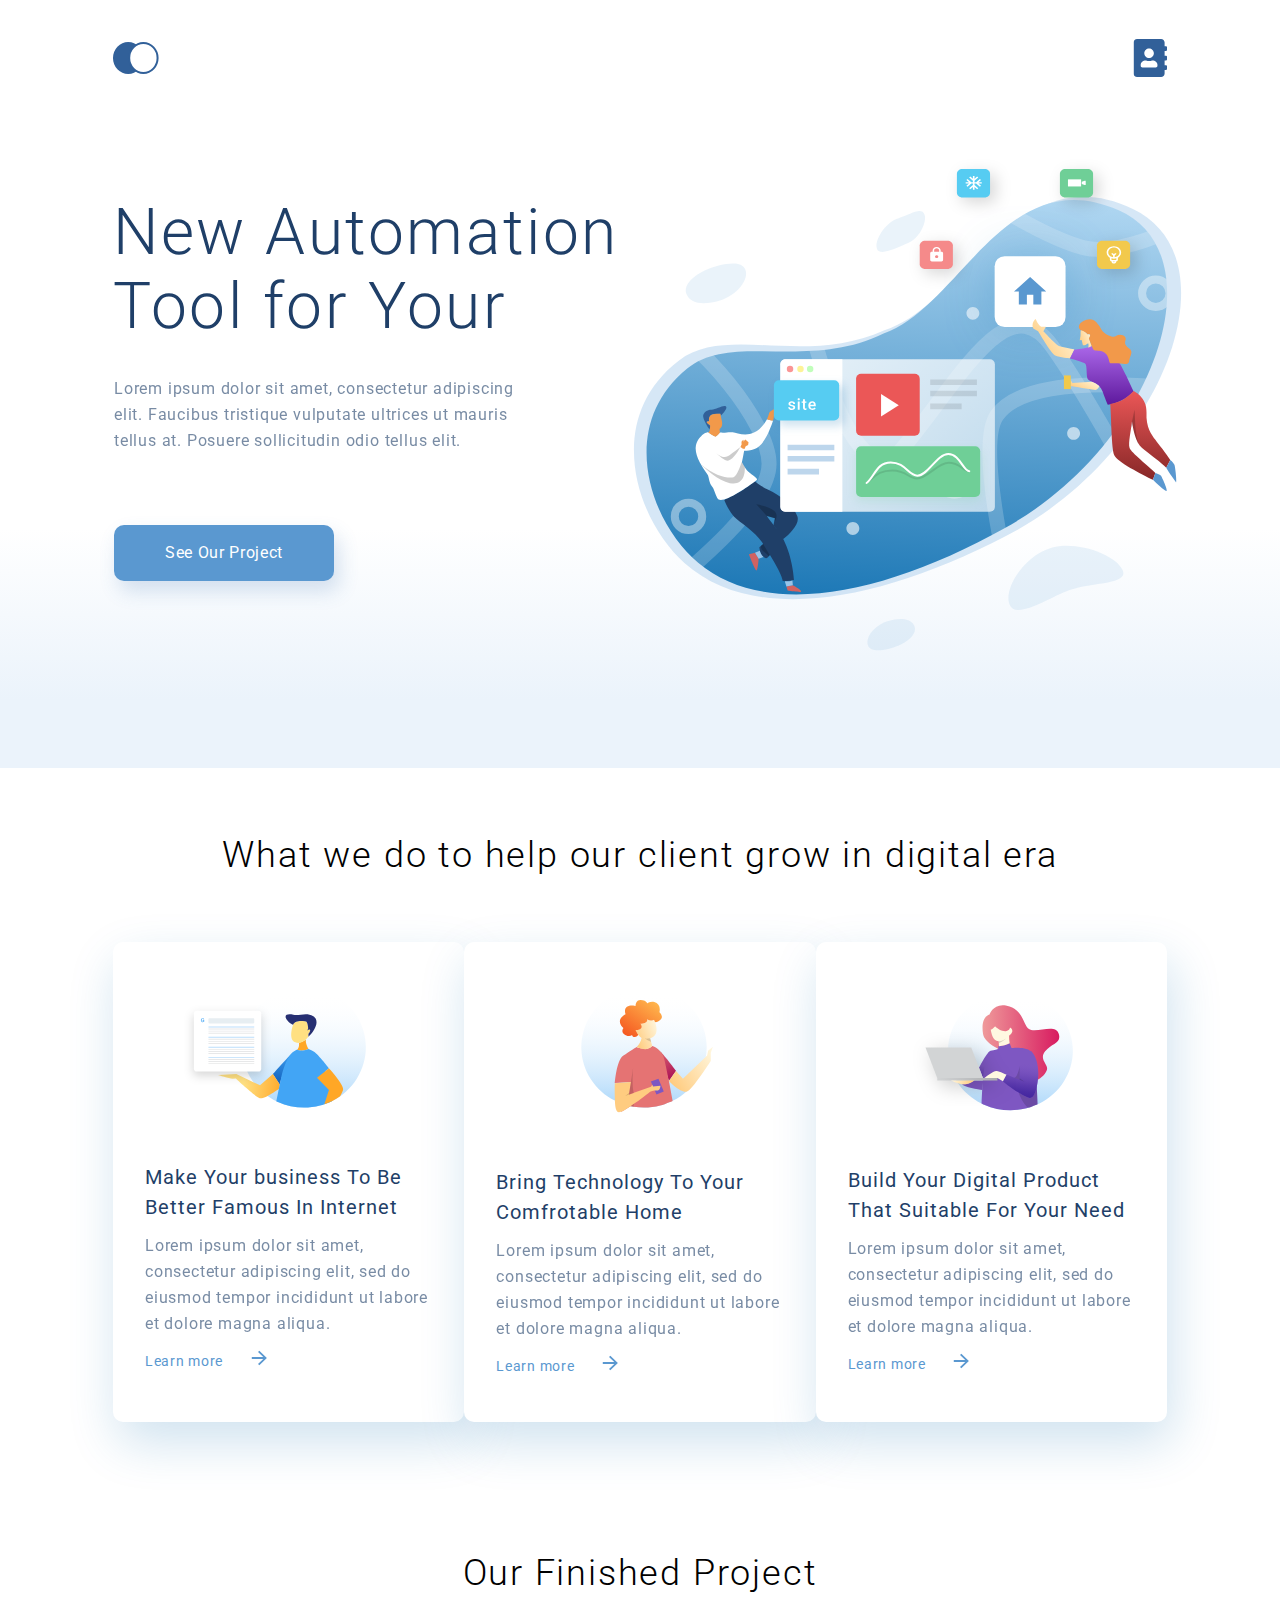
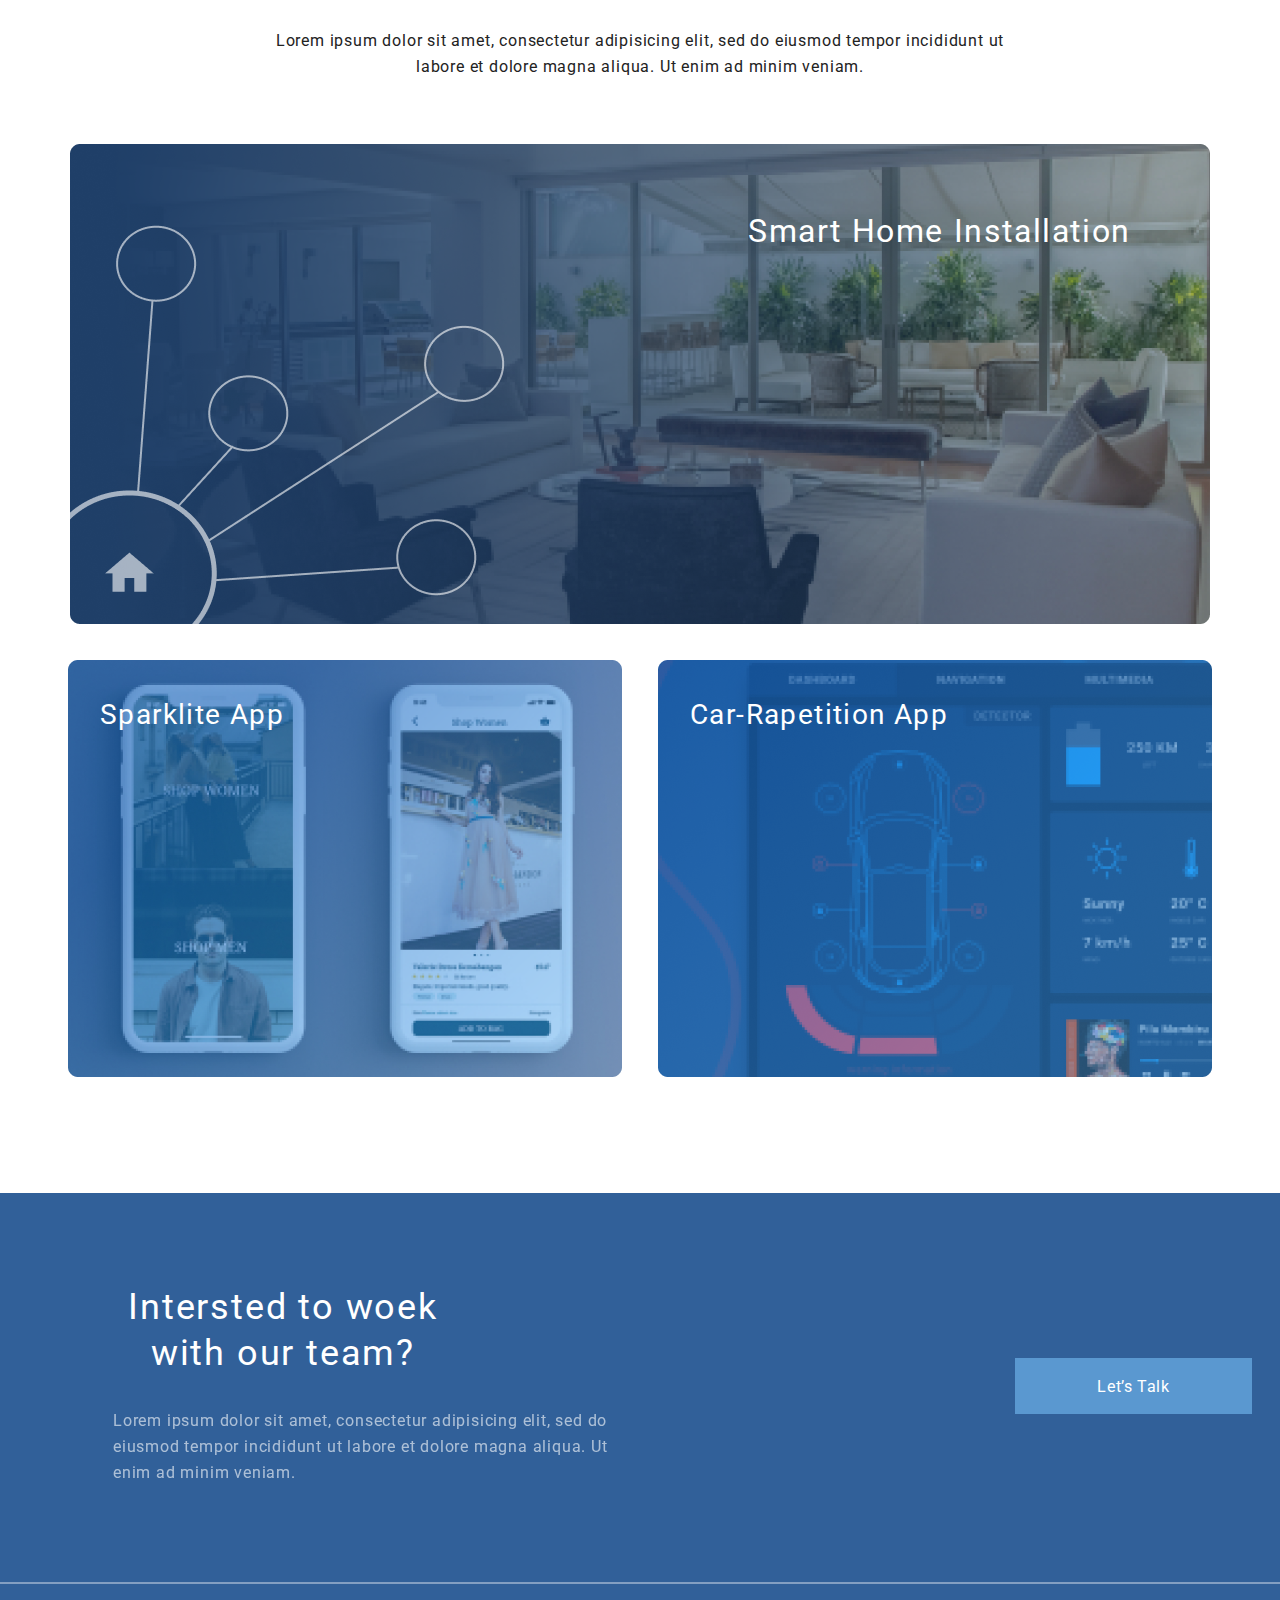
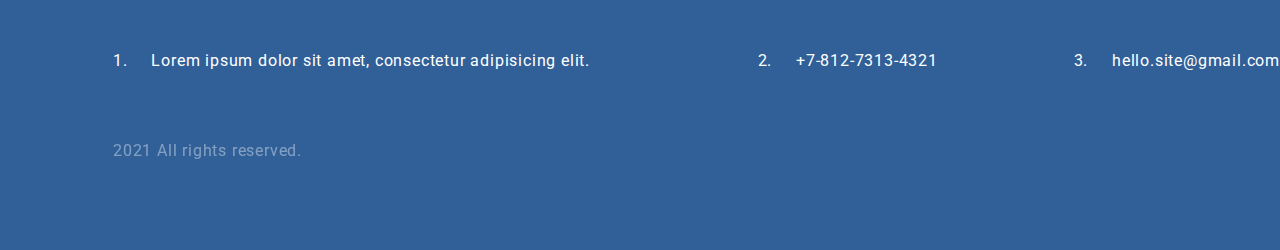
<file: index.html>
<!DOCTYPE html>
<html lang="en">

<head>
	<meta charset="UTF-8">
	<meta http-equiv="X-UA-Compatible" content="IE=edge">
	<meta name="viewport" content="width=device-width, initial-scale=1.0">
	<title>study-project</title>
	<link rel="stylesheet" href="style.css">
	<link rel="preconnect" href="https://fonts.googleapis.com">
	<link rel="preconnect" href="https://fonts.gstatic.com" crossorigin>
	<link href="https://fonts.googleapis.com/css2?family=Roboto:wght@300;400;500&display=swap" rel="stylesheet">
</head>


<div class="container">
	<div class="main_page_bg">
		<div class="main_page">
			<header>
				<ul class="menu">
					<li><a class="main_button" href="index.html"><img src="img/main.svg" alt="Главная"></a></li>
					<li><a class="contacts_button" href="contacts.html"><img src="img/contacts.svg" alt="Контакты"></a>
					</li>
				</ul>
			</header>

			<body>
				<div class="main_title">
					<h1 class="title">New Automation Tool for Your</h1>
					<p class="text_under">Lorem ipsum dolor sit amet, consectetur adipiscing elit. Faucibus tristique
						vulputate
						ultrices ut mauris tellus at.
						Posuere sollicitudin odio tellus elit.</p>
					<a class="button_project" href="#">See Our Project</a>
				</div>
		</div>
	</div>
	<h3 class="title_wwd">What we do to help our client grow in digital era</h3>
	<div class="title_DigitalEra container">
		<div class="card">
			<img class="buisiness_img" src="img/business.svg" alt="img">
			<h4 class="title_card">Make Your business To Be Better Famous In Internet</h4>
			<p class="text_card">Lorem ipsum dolor sit amet, consectetur adipiscing elit, sed do eiusmod tempor
				incididunt ut
				labore et dolore magna
				aliqua.</p>
			<a class="button_lernMore" href="#">Learn more <img style="margin-left: 24px" src="img/arrow.svg"
					alt="arrow"></a>
		</div>
		<div class="card">
			<img class="technology_img" src="img/technology.svg" alt="img">
			<h4 class="title_card">Bring Technology To Your Comfrotable Home</h4>
			<p class="text_card">Lorem ipsum dolor sit amet, consectetur adipiscing elit, sed do eiusmod tempor
				incididunt ut
				labore et dolore magna
				aliqua.</p>
			<a class="button_lernMore" href="#">Learn more <img style="margin-left: 24px" src="img/arrow.svg"
					alt="arrow"></a>
		</div>
		<div class="card">
			<img class="digital_img" src="img/digital.svg" alt="img">
			<h4 class="title_card">Build Your Digital Product That Suitable For Your Need</h4>
			<p class="text_card">Lorem ipsum dolor sit amet, consectetur adipiscing elit, sed do eiusmod tempor
				incididunt ut
				labore et dolore magna
				aliqua.</p>
			<a class="button_lernMore" href="#">Learn more <img style="margin-left: 24px" src="img/arrow.svg"
					alt="arrow"></a>
		</div>
	</div>
	<div class="Project">
		<h3 class="title_Project">Our Finished Project</h3>
		<p class="text_Project">Lorem ipsum dolor sit amet, consectetur adipisicing elit, sed do eiusmod tempor
			incididunt
			ut labore
			et dolore magna
			aliqua. Ut enim ad minim veniam.</p>
	</div>
	<div class="Project_img">
		<div style="margin-top: 64px; position: relative;" width="1140" height="480">
			<a class="SmartHomeInstallation" href="#">Smart Home Installation</a>
			<img src="img/SmartHomeInstallation.png" width="1140" height="480" alt="SmartHomeInstallation">
		</div>
		<div style="margin-top: 32px;">
			<a class="SparkliteApp" href="#">Sparklite App</a>
			<img src="img/SparkliteApp.png" width="554" height="417" alt="SparkliteApp">
			<a class="CarRapetitionApp" href="#">Car-Rapetition App</a>
			<img src="img/CarRapetitionApp.png" style="margin-left: 32px;" width="554" height="417"
				alt="Car-Rapetition App">
		</div>
	</div>
	</body>

	<footer>
		<div class="container">
			<div style="display: flex;">
				<div class="info">
					<h3 class="footer_title_h3">Intersted to woek with our team?</h3>
					<p class="footer_text">Lorem ipsum dolor sit amet, consectetur adipisicing elit, sed do eiusmod
						tempor
						incididunt ut labore et dolore magna
						aliqua. Ut enim ad minim veniam.</p>
				</div>
				<a class="footer_button" href="#">Let’s Talk</a>
			</div>
			<hr style="opacity: 0.4; border: 1px solid #FFFFFF; margin-top: 96px;">
			<ul class="contacts">
				<li style="margin-left: 113px;"> <span style="margin-right: 19px;">1.</span> <span
						style="width: 317px;">Lorem ipsum
						dolor sit amet,
						consectetur adipisicing
						elit.</span></li>
				<li style="margin-left: 32px;"> <span style="margin-right: 19px;">2.</span> +7-812-7313-4321</li>
				<li> <span style="margin-right: 19px;">3.</span> hello.site@gmail.com</li>
			</ul>
			<p class="footer_reserved">2021 All rights reserved.</p>
		</div>
	</footer>
</div>

</html>
</file>
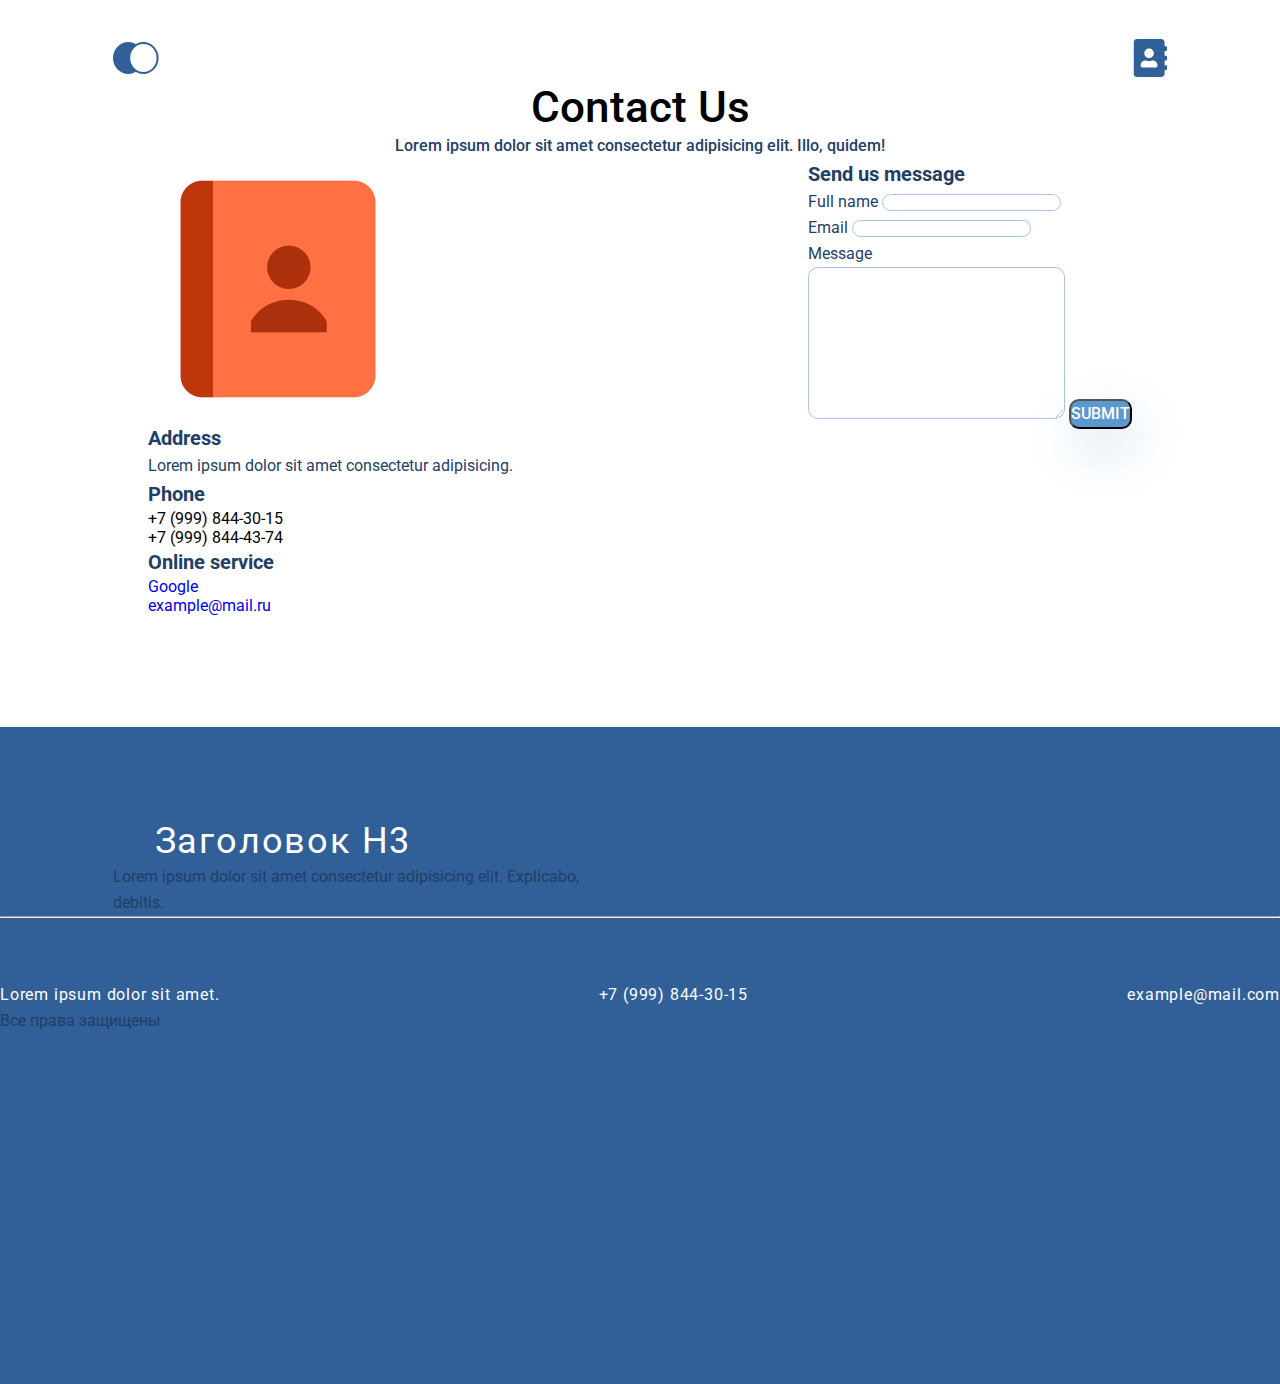
<file: contacts.html>
<!DOCTYPE html>
<html lang="en">

<head>
	<meta charset="UTF-8">
	<meta http-equiv="X-UA-Compatible" content="IE=edge">
	<meta name="viewport" content="width=device-width, initial-scale=1.0">
	<title>study-project</title>
	<link rel="stylesheet" href="style.css">
	<link rel="preconnect" href="https://fonts.googleapis.com">
	<link rel="preconnect" href="https://fonts.gstatic.com" crossorigin>
	<link href="https://fonts.googleapis.com/css2?family=Roboto:wght@300;400;500&display=swap" rel="stylesheet">
</head>

<div class="container">
	<header>
		<ul class="menu">
			<li><a class="main_button" href="index.html"><img src="img/main.svg" alt="Главная"></a></li>
			<li><a class="contacts_button" href="contacts.html"><img src="img/contacts.svg" alt="Контакты"></a></li>
		</ul>
	</header>

	<body>
		<div class="title_contacts">
			<h2 class="title_contacts">Contact Us</h2>
			<p class="text">Lorem ipsum dolor sit amet consectetur adipisicing elit. Illo, quidem!</p>
		</div>
		<div class="contactUs">
			<div class="support_contacts">
				<img src="img/contacts.png" alt="contacts">
				<h4 class="title_h4">Address</h4>
				<p class="text">Lorem ipsum dolor sit amet consectetur adipisicing.</p>
				<h4 class="title_h4">Phone</h4>
				<ul>
					<li>+7 (999) 844-30-15</li>
					<li>+7 (999) 844-43-74</li>
				</ul>
				<h4 class="title_h4">Online service</h4>
				<ul>
					<li> <a href="https://www.google.com/?client=safari">Google</a></li>
					<li> <a href="mailto:example@mail.ru">example@mail.ru</a> </li>
				</ul>
			</div>
			<div class="feedback">
				<h4 class="title_h4">Send us message</h4>
				<p class="text">
					Full name
					<input class="support" type="text">
				</p>
				<p class="text">
					Email
					<input class="support" type="email">
				</p>
				<p class="text">Message</p>
				<textarea class="support" name="message" id="#" cols="30" rows="10"></textarea>
				<button class="button_form">Submit</button>
			</div>
		</div>
		<div class="map">
			<script type="text/javascript" charset="utf-8" async
				src="https://api-maps.yandex.ru/services/constructor/1.0/js/?um=constructor%3Aa4bba748f22b028dce3864875fb11d9317ca3b72a164088b08c27ce8c58ecb2b&amp;width=100%&amp;height=400&amp;lang=ru_RU&amp;scroll=true"></script>
		</div>
	</body>

	<footer>
		<div class="container">
			<div class="info">
				<h3 class="footer_title_h3">Заголовок H3</h3>
				<p class="text">Lorem ipsum dolor sit amet consectetur adipisicing elit. Explicabo, debitis.</p>
			</div>
			<hr>
			<ul class="contacts">
				<li>Lorem ipsum dolor sit amet.</li>
				<li>+7 (999) 844-30-15</li>
				<li>example@mail.com</li>
			</ul>
			<p class="text">Все права защищены</p>
		</div>
	</footer>
</div>

</html>
</file>
<file: style.css>
* {
	margin: 0;
	padding: 0;
	font-family: Roboto, sans-serif;
	font-style: normal;
	list-style-type: none;
	text-decoration: none;
}

.container {
	width: auto; 
	margin: 0 auto; 
}

.main_page_bg {
	background: linear-gradient(0deg, #EBF3FB 8.84%, rgba(152, 195, 232, 0) 31.12%);
}

.main_page {
	height: 768px;
	background-image: url(img/main_img.svg);
	background-position: top 158.84px left 630.15px;
	background-repeat: no-repeat;
}

.menu {
	display: flex;
	justify-content: space-between;
}

.main_button {
	display: block;
	margin-top: 42px;
	margin-left: 113px;
}

.contacts_button {
	display: block;
	margin-top: 39px;
	margin-right: 113px;
}

.title {
	width: 510px;
	font-size: 64px; 
	color: #1F3F68;
	font-weight: 300;
	line-height: 74px;
	letter-spacing: 0.04em;
	margin-top: 115px;
	margin-left: 113px;
}

.text_under {
	width: 425px;
	font-weight: normal;
	font-size: 16px;
	line-height: 26px;
	letter-spacing: 0.05em;
	color: #1F3F68;
	opacity: 0.6;
	margin-top: 32px;
	margin-left: 114px;
}

.button_project {
	display: flex;
	width: 220px;
	height: 56px;
	background: #5A98D0;
	box-shadow: 5px 10px 20px rgba(53, 110, 173, 0.2);
	border-radius: 10px;
	font-weight: normal;
	font-size: 16px;
	line-height: 26px;
	text-align: center;
	letter-spacing: 0.04em;
	color: #FFFFFF;
	justify-content: center;
	align-items: center;
	margin-top: 71px;
	margin-left: 114px;
}

.title_wwd {
	font-weight: 300;
	font-size: 36px;
	line-height: 46px;
	text-align: center;
	letter-spacing: 0.05em;
	color: #000000;
	margin-top: 64px;
}

.title_DigitalEra {
	margin: 64px 113px;
	display: flex;
	justify-content: space-between;
}

.card {
	width: 359px;
	height: 480px;
	background: #FFFFFF;
	box-shadow: 5px 20px 50px rgba(16, 112, 177, 0.2);
	border-radius: 10px;
}

.buisiness_img {
	margin-top: 43.9px;
	margin-left: 69.91px;
}

.technology_img {
	margin-top: 43.61px;
	margin-left: 116.33px;
}

.digital_img {
	margin-top: 48.52px;
	margin-left: 94.47px;
}

.title_card {
	width: 295px;
	height: 56px;
	margin-top: 50px;
	margin-left: 32px;
	font-weight: normal;
	font-size: 20px;
	line-height: 30px;
	letter-spacing: 0.05em;
	color: #1F3F68;
	text-align: start;

}

.text_card {
	width: 295px;
	height: 95px;
	margin-top: 15px;
	margin-left: 32px;
	font-weight: normal;
	font-size: 16px;
	line-height: 26px;
	letter-spacing: 0.05em;
	color: #1F3F68;
	opacity: 0.6;
}

.button_lernMore {
	display: block;
	margin-top: 18px;
	margin-left: 32px;
	font-weight: normal;
	font-size: 14px;
	line-height: 30px;
	letter-spacing: 0.05em;
	color: #5A98D0;
}

.text { 
	font-size: 16px; 
	line-height: 26px;
	color: #1F3F68;
}

.title_contacts {
	font-weight: 500; 
	font-size: 44px;
	text-align: center;
}

.Project {
	align-items: center;
    display: flex;
    flex-direction: column;
}

.title_Project {
	font-size: 36px; 
	font-weight: 300;
	line-height: 46px;
	text-align: center;
	letter-spacing: 0.05em;
	color: #000000;
	text-align: center;
	margin-top: 64px;
}

.text_Project {
	height: 52px;
	width: 750px;
	margin-top: 32px;
	font-weight: normal;
	line-height: 26px;
	text-align: center;
	letter-spacing: 0.05em;
	color: #222222;
	font-size: 16px;
	align-items: center;
}

.Project_img {
display: flex;
align-items: center;
flex-direction: column;
}

.SmartHomeInstallation {
	margin-top: 64px;
	margin-left: 678px;
	position: absolute;
	font-weight: normal;
	line-height: 46px;
	font-size: 32px;
	text-align: right;
	letter-spacing: 0.05em;
	color: #FFFFFF;
}

.SparkliteApp {
	font-size: 28px;
	line-height: 46px;
	font-weight: normal;
	letter-spacing: 0.05em;
	color: #FFFFFF;
	position: absolute;
	margin-top: 32px;
	padding-left: 32px;
}


.CarRapetitionApp {
	font-size: 28px;
	line-height: 46px;
	font-weight: normal;
	letter-spacing: 0.05em;
	color: #FFFFFF;
	position: absolute;
	margin-top: 32px;
	padding-left: 64px;
}

.title_h3 {
	font-size: 36px; 
	text-align: center;
}

.footer_title_h3 {
	width: 340px;
	font-weight: normal;
	font-size: 36px;
	line-height: 46px;
	letter-spacing: 0.05em;
	color: #FFFFFF;
	text-align: center;
	padding-top: 91px;
}

.footer_text {
	font-weight: normal;
	font-size: 16px;
	line-height: 26px;
	letter-spacing: 0.05em;
	color: #FFFFFF;
	opacity: 0.6;
	padding-top: 32px;
}

.footer_reserved {
	font-weight: normal;
	line-height: 26px;
	font-size: 16px;
	color: #FFFFFF;
	letter-spacing: 0.05em;
	opacity: 0.4;
	margin-left: 113px;
	margin-top: 64px;
}

.footer_button {
	width: 236.63px;
	height: 56px;
	background: #5A98D0;
	display: flex;
	align-items: center;
	justify-content: center;
	letter-spacing: 0.04em;
	color: #FFFFFF;
	margin-top: 165px;
	margin-left: 407.23px;
}

.title_h4 {
	font-size: 20px;
	line-height: 30px;
	color: #1F3F68;
}

.support {
	border: 1px solid #356EAD; 
	box-sizing: border-box; 
	border-radius: 10px; 
	opacity: 0.4;
}

.info {
	width: 495px;
	margin-left: 113px;
}

.contacts {
	display: flex;
	justify-content: space-between;
	font-weight: normal;
	font-size: 16px;
	line-height: 26px;
	letter-spacing: 0.05em;
	color: #FFFFFF;
	margin-top: 64px;
}

.contactUs {
	display: flex;
	justify-content: space-around;
}

.map {
	width: 100%;
}

.button_form {
	background: #5A98D0; 
	box-shadow: 5px 20px 50px rgba(16, 112, 177, 0.2); 
	border-radius: 10px; 
	font-weight: 500; 
	font-size: 16px;
	line-height: 26px; 
	text-align: center; 
	color: #FFFFFF; 
	text-transform: uppercase;
}

footer {
	margin-top: 112px;
	height: 657px;
	background: #316099;
}
</file>
